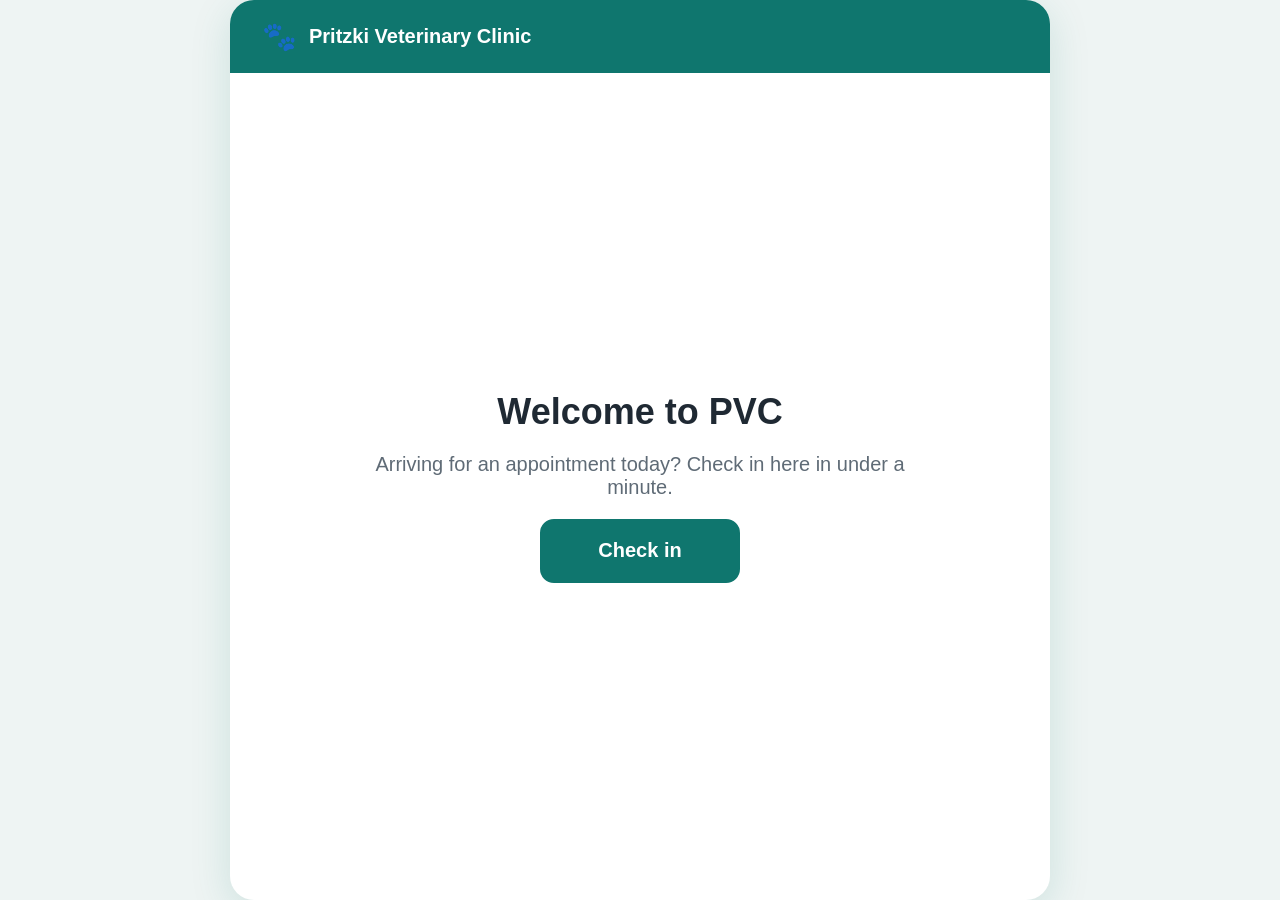
<file: pvc-kiosk-prototype/index.html>
<!DOCTYPE html>
<html lang="en">
<head>
  <meta charset="UTF-8">
  <meta name="viewport" content="width=device-width, initial-scale=1">
  <title>PVC Check-in Kiosk Prototype</title>
  <link rel="stylesheet" href="styles.css">
</head>
<body>
  <main class="kiosk">
    <header class="brand">
      <span class="brand-mark" aria-hidden="true">&#128062;</span>
      <span>Pritzki Veterinary Clinic</span>
    </header>

    <!-- 1. Welcome -->
    <section class="screen active" id="welcome">
      <h1>Welcome to PVC</h1>
      <p class="lead">Arriving for an appointment today? Check in here in under a minute.</p>
      <button class="btn primary" data-goto="phone">Check in</button>
    </section>

    <!-- 2. Phone lookup -->
    <section class="screen" id="phone">
      <h1>Enter your phone number</h1>
      <p class="lead">Use the number you gave when booking.</p>
      <div class="phone-display" id="phone-display" aria-live="polite"></div>
      <div class="keypad" role="group" aria-label="Number keypad">
        <button class="key" data-key="1">1</button>
        <button class="key" data-key="2">2</button>
        <button class="key" data-key="3">3</button>
        <button class="key" data-key="4">4</button>
        <button class="key" data-key="5">5</button>
        <button class="key" data-key="6">6</button>
        <button class="key" data-key="7">7</button>
        <button class="key" data-key="8">8</button>
        <button class="key" data-key="9">9</button>
        <button class="key util" data-key="clear">Clear</button>
        <button class="key" data-key="0">0</button>
        <button class="key util" data-key="back" aria-label="Delete last digit">&#9003;</button>
      </div>
      <div class="actions">
        <button class="btn secondary" data-goto="welcome">Back</button>
        <button class="btn primary" id="lookup" disabled>Find my appointment</button>
      </div>
      <p class="demo-hint">
        Prototype numbers:
        <code>07700 900101</code> (Bella, 10:30) &middot;
        <code>07700 900102</code> (Milo, 11:00) &middot;
        <code>07700 900103</code> (no appointment today) &middot;
        any other number (not found)
      </p>
    </section>

    <!-- 3. Confirm pet and time -->
    <section class="screen" id="confirm">
      <h1>Hello, <span id="c-owner"></span></h1>
      <p class="lead">Is this the right appointment?</p>
      <dl class="card">
        <div><dt>Pet</dt><dd id="c-pet"></dd></div>
        <div><dt>Time today</dt><dd id="c-time"></dd></div>
        <div><dt>Reason</dt><dd id="c-reason"></dd></div>
      </dl>
      <div class="actions">
        <button class="btn secondary" data-goto="phone">No, go back</button>
        <button class="btn primary" data-goto="instructions">Yes, that's right</button>
      </div>
    </section>

    <!-- 4. Pre-appointment instructions -->
    <section class="screen" id="instructions">
      <h1>You're checked in</h1>
      <p class="lead">Before you see the vet for <strong id="i-pet"></strong>:</p>
      <ul class="steps">
        <li>Please take a seat in the waiting area.</li>
        <li>Keep your pet on a lead or in a carrier at all times.</li>
        <li>Keep dogs and cats apart from other animals.</li>
        <li>A team member will call <strong id="i-pet-2"></strong>'s name shortly.</li>
      </ul>
      <button class="btn primary" data-goto="done">Done</button>
    </section>

    <!-- 5. Complete -->
    <section class="screen" id="done">
      <div class="tick" aria-hidden="true">&#10003;</div>
      <h1>Thank you</h1>
      <p class="lead">We've let the team know you're here for your <span id="d-time"></span> appointment.</p>
      <button class="btn secondary" data-goto="welcome">Start over (prototype)</button>
    </section>

    <!-- Exception: no appointment / not found -->
    <section class="screen" id="reception">
      <div class="notice" aria-hidden="true">&#128075;</div>
      <h1>Please speak to reception</h1>
      <p class="lead">We couldn't find an appointment booked for today with that number. Our team will be happy to help.</p>
      <div class="actions">
        <button class="btn secondary" data-goto="phone">Try another number</button>
        <button class="btn primary" data-goto="welcome">Finish</button>
      </div>
    </section>
  </main>

  <script src="script.js"></script>
</body>
</html>
</file>
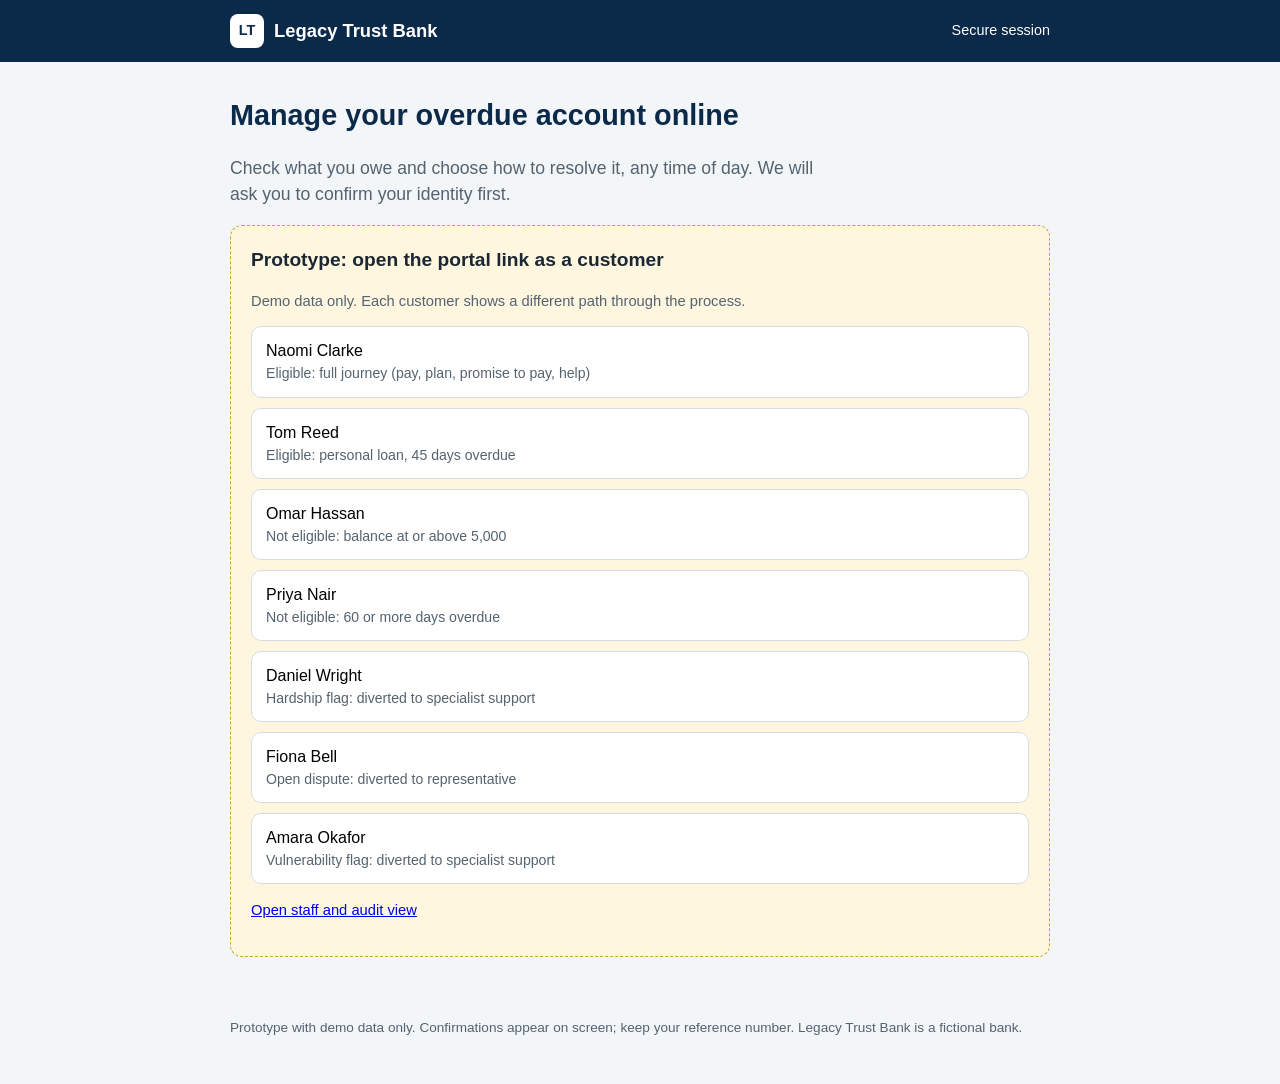
<file: submissions/smart-recovery-portal-prototype/static/index.html>
<!DOCTYPE html>
<html lang="en-GB">
<head>
  <meta charset="UTF-8">
  <meta name="viewport" content="width=device-width, initial-scale=1">
  <title>Legacy Trust Bank | Smart-Recovery</title>
  <link rel="stylesheet" href="styles.css">
</head>
<body>
  <header class="site-header">
    <div class="wrap header-row">
      <div class="brand"><span class="brand-mark" aria-hidden="true">LT</span> Legacy Trust Bank</div>
      <div class="header-tools">
        <span class="secure">Secure session</span>
        <button id="signout" class="btn link" hidden>Sign out</button>
      </div>
    </div>
  </header>

  <nav class="wrap steps" aria-label="Progress" id="steps" hidden>
    <ol>
      <li data-step="0">Verify identity</li>
      <li data-step="1">Account overview</li>
      <li data-step="2">Choose an option</li>
      <li data-step="3">Confirmation</li>
    </ol>
  </nav>

  <main class="wrap" id="main">
    <div id="alert" class="alert" role="alert" hidden></div>

    <!--
      Screen 1: Landing page
      Stories: KAN-22 (eligibility decided before arrival)
      Data: customer name and demo scenario (demo aid only; real customers arrive by link)
      Rule: link must be valid; no account data shown
      Next: Identity verification, or Access locked if the account is locked
    -->
    <section class="screen" id="s-start" aria-labelledby="h-start">
      <h1 id="h-start" tabindex="-1">Manage your overdue account online</h1>
      <p class="lead">Check what you owe and choose how to resolve it, any time of day. We will ask you to confirm your identity first.</p>
      <div class="panel demo">
        <h2>Prototype: open the portal link as a customer</h2>
        <p class="muted">Demo data only. Each customer shows a different path through the process.</p>
        <ul class="customers" id="customer-list"></ul>
        <p class="muted"><a href="staff.html" target="_blank" rel="noopener">Open staff and audit view</a></p>
      </div>
    </section>

    <!--
      Screen 2: Identity verification
      Stories: KAN-11, KAN-26 (every attempt audited)
      Data: date of birth, post code, last 4 card digits (no account data shown)
      Rule: all three must match; error never says which field was wrong; standard is pending Compliance sign-off
      Next: hardship check then Account summary, a support screen, or Access locked after 3 failures
    -->
    <section class="screen" id="s-verify" aria-labelledby="h-verify" hidden>
      <h1 id="h-verify" tabindex="-1">Confirm your identity</h1>
      <p class="lead">For your security, we need three details before we show any account information.</p>
      <form id="verify-form" class="panel" novalidate>
        <label>Date of birth<input type="date" id="v-dob" required autocomplete="off"></label>
        <label>Post code<input type="text" id="v-postcode" required autocomplete="off" maxlength="8"></label>
        <label>Last 4 digits of your registered payment card
          <input type="text" id="v-last4" required inputmode="numeric" pattern="[0-9]{4}" maxlength="4" autocomplete="off"></label>
        <button class="btn primary" type="submit">Continue</button>
      </form>
      <p class="panel demo muted" id="verify-hint"></p>
    </section>

    <!--
      Screen 3: Access locked
      Stories: KAN-14, KAN-23
      Data: support number, time access reopens
      Rule: 3 consecutive failed verifications lock access for 60 minutes; lock is audited
      Next: end of journey; case goes to the representative queue
    -->
    <section class="screen" id="s-locked" aria-labelledby="h-locked" hidden>
      <h1 id="h-locked" tabindex="-1">Access is temporarily locked</h1>
      <p class="lead">To protect your account, online access is locked for 60 minutes after 3 unsuccessful attempts.</p>
      <div class="panel notice">
        <p>Call us on <strong class="support-number"></strong> and a team member will help you right away.</p>
        <p class="muted" id="lock-until"></p>
      </div>
    </section>

    <!--
      Screen 4: Specialist support (hardship or vulnerability flag)
      Stories: KAN-16, KAN-23
      Data: specialist contact message and support number only
      Rule: runs after verification; all payment options are suppressed for flagged accounts
      Next: end of journey; sign out
    -->
    <section class="screen" id="s-specialist" aria-labelledby="h-specialist" hidden>
      <h1 id="h-specialist" tabindex="-1">We would like to help you personally</h1>
      <div class="panel notice">
        <p>Your account requires personal support. Contact a specialist team member on <strong class="support-number"></strong>.</p>
      </div>
      <button class="btn secondary" data-action="signout">Sign out</button>
    </section>

    <!--
      Screen 5: Routed to representative (unsupported case)
      Stories: KAN-22, KAN-23
      Data: support number only
      Rule: shown when the account has an open dispute or failed triage (balance 5,000 or more, or 60+ days overdue)
      Next: end of journey; sign out
    -->
    <section class="screen" id="s-rep" aria-labelledby="h-rep" hidden>
      <h1 id="h-rep" tabindex="-1">Please speak to our team</h1>
      <div class="panel notice">
        <p>We can't show options for this account online. A team member will help you on <strong class="support-number"></strong>.</p>
      </div>
      <button class="btn secondary" data-action="signout">Sign out</button>
    </section>

    <!--
      Screen 6: Account summary and choose next action
      Stories: KAN-12 (options lead to KAN-20, KAN-18, KAN-19, KAN-21)
      Data: overdue balance, product, days overdue, total balance, status, active plan or promise
      Rule: read live from the database; plan and promise hidden while one is active; pay hidden at zero balance
      Next: Pay in full, Repayment plan, Promise to pay, or Hardship/dispute request
    -->
    <section class="screen" id="s-dashboard" aria-labelledby="h-dashboard" hidden>
      <h1 id="h-dashboard" tabindex="-1">Hello, <span id="d-name"></span></h1>
      <div class="panel balance">
        <div>
          <p class="muted">Overdue balance</p>
          <p class="amount" id="d-overdue"></p>
        </div>
        <dl class="facts">
          <div><dt>Product</dt><dd id="d-product"></dd></div>
          <div><dt>Days overdue</dt><dd id="d-days"></dd></div>
          <div><dt>Total balance</dt><dd id="d-total"></dd></div>
          <div><dt>Status</dt><dd id="d-status"></dd></div>
        </dl>
      </div>
      <div class="panel" id="d-current" hidden></div>
      <h2>How would you like to resolve this?</h2>
      <div class="options" id="d-options">
        <button class="option" data-go="s-pay" id="opt-pay"><strong>Pay in full</strong><span>Pay your overdue balance now by card</span></button>
        <button class="option" data-go="s-plan" id="opt-plan"><strong>Set up a repayment plan</strong><span>Spread it over 3, 6 or 12 months</span></button>
        <button class="option" data-go="s-ptp" id="opt-ptp"><strong>Promise to pay later</strong><span>Choose a date up to 30 days ahead</span></button>
        <button class="option" data-go="s-help" id="opt-help"><strong>Hardship or dispute</strong><span>Ask for help from a specialist</span></button>
      </div>
    </section>

    <!--
      Screen 7: Pay in full
      Stories: KAN-20, KAN-25, KAN-26
      Data: full overdue amount (not editable), card details (never stored)
      Rule: full balance only; card is validated; decline or gateway error leaves the balance unchanged and allows retry
      Next: Confirmation, or stay here with an error message
    -->
    <section class="screen" id="s-pay" aria-labelledby="h-pay" hidden>
      <h1 id="h-pay" tabindex="-1">Pay your overdue balance in full</h1>
      <form id="pay-form" class="panel" novalidate>
        <p>Amount to pay: <strong class="amount-sm" id="pay-amount"></strong></p>
        <div class="card-fields"></div>
        <div class="actions">
          <button type="button" class="btn secondary" data-go="s-dashboard">Back</button>
          <button class="btn primary" type="submit">Submit payment</button>
        </div>
      </form>
    </section>

    <!--
      Screen 8: Repayment plan
      Stories: KAN-18, KAN-20 (first instalment), KAN-25
      Data: plan length, monthly amount, total repayable, schedule, card details (never stored)
      Rule: 3, 6 or 12 months only; equal instalments; no plan is recorded if the first payment fails
      Next: Confirmation
    -->
    <section class="screen" id="s-plan" aria-labelledby="h-plan" hidden>
      <h1 id="h-plan" tabindex="-1">Choose a repayment plan</h1>
      <form id="plan-form" class="panel" novalidate>
        <fieldset>
          <legend>Plan length</legend>
          <div class="choices">
            <label class="choice"><input type="radio" name="months" value="3"> 3 months</label>
            <label class="choice"><input type="radio" name="months" value="6"> 6 months</label>
            <label class="choice"><input type="radio" name="months" value="12"> 12 months</label>
          </div>
        </fieldset>
        <div id="plan-preview" hidden>
          <p>Equal monthly payments of about <strong id="plan-instalment"></strong>. Total repayable: <strong id="plan-total"></strong>.</p>
          <ol class="schedule" id="plan-schedule"></ol>
          <p class="muted">Your first instalment is taken now by card. Later instalments are due on the dates shown.</p>
          <div class="card-fields"></div>
        </div>
        <div class="actions">
          <button type="button" class="btn secondary" data-go="s-dashboard">Back</button>
          <button class="btn primary" type="submit" id="plan-submit" disabled>Confirm plan and pay first instalment</button>
        </div>
      </form>
    </section>

    <!--
      Screen 9: Promise to pay
      Stories: KAN-19, KAN-25, KAN-29 (checked when the date arrives)
      Data: promise date, promise amount
      Rule: date from tomorrow to 30 days ahead; amount above 0 and no more than the overdue balance; stored with UTC timestamp
      Next: Confirmation
    -->
    <section class="screen" id="s-ptp" aria-labelledby="h-ptp" hidden>
      <h1 id="h-ptp" tabindex="-1">Promise to pay</h1>
      <form id="ptp-form" class="panel" novalidate>
        <label>Date you will pay<input type="date" id="ptp-date" required></label>
        <label>Amount you will pay (GBP)<input type="number" id="ptp-amount" step="0.01" min="0.01" required></label>
        <p class="muted">Choose a date from tomorrow up to 30 days ahead.</p>
        <div class="actions">
          <button type="button" class="btn secondary" data-go="s-dashboard">Back</button>
          <button class="btn primary" type="submit">Confirm promise</button>
        </div>
      </form>
    </section>

    <!--
      Screen 10: Hardship or dispute request
      Stories: KAN-21, KAN-23, KAN-25, KAN-26
      Data: request type and three answers (answers go to the specialist queue, not the audit log)
      Rule: all three answers required; flags the account and ends self-service
      Next: Confirmation (no return to Account summary)
    -->
    <section class="screen" id="s-help" aria-labelledby="h-help" hidden>
      <h1 id="h-help" tabindex="-1">Ask for specialist help</h1>
      <form id="help-form" class="panel" novalidate>
        <fieldset>
          <legend>What would you like to tell us about?</legend>
          <div class="choices">
            <label class="choice"><input type="radio" name="type" value="hardship" checked> Financial hardship</label>
            <label class="choice"><input type="radio" name="type" value="dispute"> Dispute my balance</label>
          </div>
        </fieldset>
        <label><span id="q1-label"></span><input type="text" id="q1" maxlength="500" required></label>
        <label><span id="q2-label"></span><input type="text" id="q2" maxlength="500" required></label>
        <label><span id="q3-label"></span><textarea id="q3" maxlength="500" rows="3" required></textarea></label>
        <p class="muted">Online options will stop for this account and a specialist will contact you.</p>
        <div class="actions">
          <button type="button" class="btn secondary" data-go="s-dashboard">Back</button>
          <button class="btn primary" type="submit">Submit</button>
        </div>
      </form>
    </section>

    <!--
      Screen 11: Confirmation or next steps (on-screen receipt)
      Stories: KAN-20, KAN-18, KAN-19, KAN-21
      Data: reference number, amount, card last 4, dates, remaining balance
      Rule: shown only after the database write succeeds; no email is sent
      Next: Account summary (not after a hardship/dispute request), or sign out
    -->
    <section class="screen" id="s-receipt" aria-labelledby="h-receipt" hidden>
      <div class="tick" aria-hidden="true">&#10003;</div>
      <h1 id="h-receipt" tabindex="-1"></h1>
      <div class="panel">
        <dl class="facts" id="receipt-facts"></dl>
        <p class="muted" id="receipt-note"></p>
      </div>
      <div class="actions">
        <button class="btn primary" id="receipt-dashboard" data-go="s-dashboard">Back to my account</button>
        <button class="btn secondary" data-action="signout">Sign out</button>
      </div>
    </section>

    <!--
      Screen 12: Session ended
      Stories: KAN-15
      Data: none
      Rule: session clears after 5 minutes without activity; the 4-minute warning is the modal below
      Next: Landing page
    -->
    <section class="screen" id="s-expired" aria-labelledby="h-expired" hidden>
      <h1 id="h-expired" tabindex="-1">Your session has ended</h1>
      <p class="lead">For your security we signed you out after a period of inactivity. Nothing was changed on your account.</p>
      <button class="btn primary" data-action="restart">Start again</button>
    </section>
  </main>

  <div class="modal" id="timeout-modal" role="alertdialog" aria-modal="true" aria-labelledby="t-title" hidden>
    <div class="modal-box">
      <h2 id="t-title">Are you still there?</h2>
      <p id="t-text" aria-live="assertive"></p>
      <button class="btn primary" id="t-stay">Stay signed in</button>
    </div>
  </div>

  <footer class="wrap site-footer">
    <p>Prototype with demo data only. Confirmations appear on screen; keep your reference number. Legacy Trust Bank is a fictional bank.</p>
  </footer>

  <script src="mock-api.js"></script>
  <script src="app.js"></script>
</body>
</html>
</file>
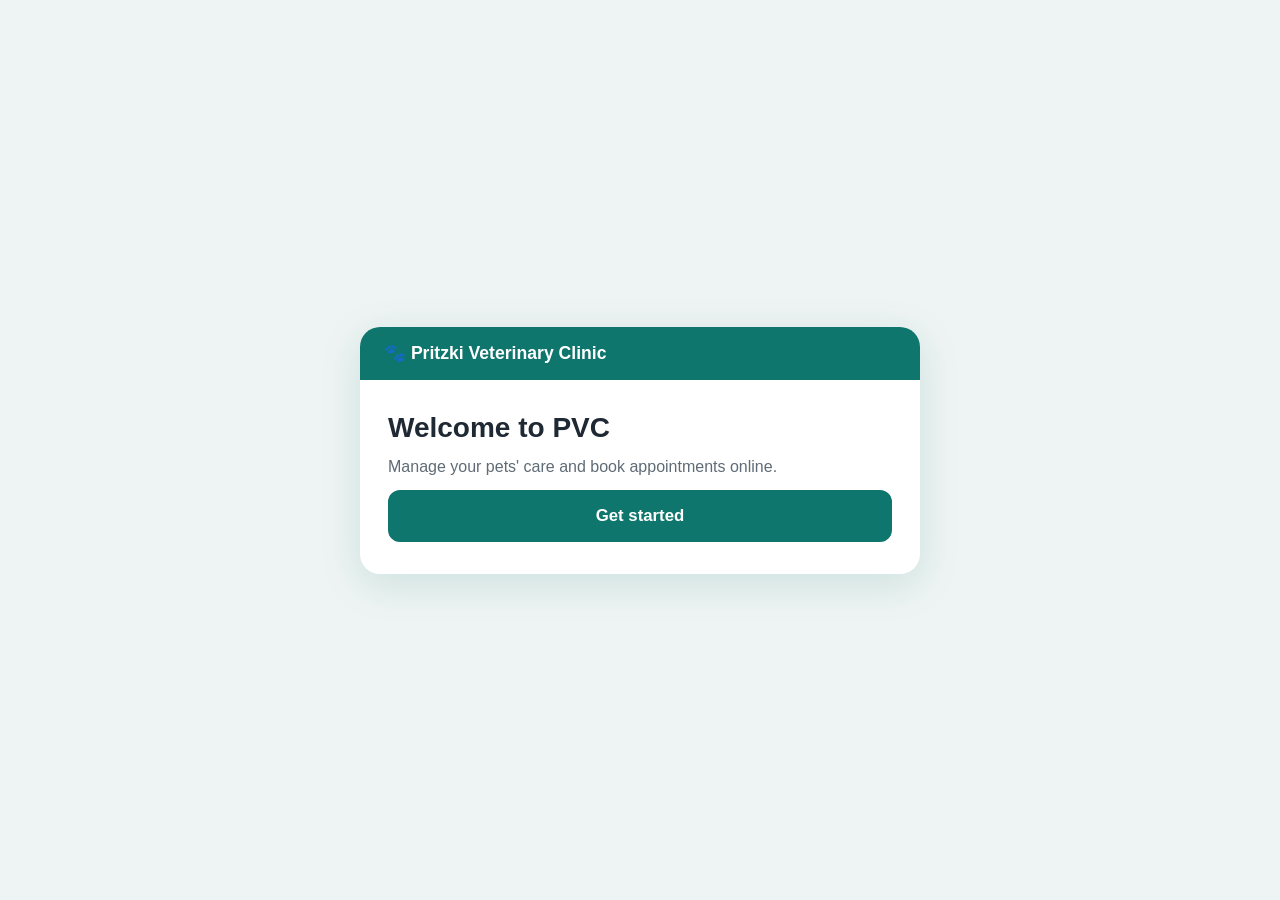
<file: pvc-kiosk-prototype/portal.html>
<!DOCTYPE html>
<html lang="en">
<head>
<meta charset="UTF-8">
<meta name="viewport" content="width=device-width, initial-scale=1">
<title>PVC Client Portal Prototype</title>
<style>
  :root { --teal:#0f766e; --dark:#0b5a54; --bg:#eef4f3; --ink:#1f2933; --muted:#5f6b76; --line:#d3dedc; }
  * { box-sizing:border-box; }
  body { margin:0; min-height:100vh; display:grid; place-items:center; background:var(--bg);
         color:var(--ink); font-family:-apple-system,"Segoe UI",Roboto,Arial,sans-serif; }
  .app { width:min(100%,560px); background:#fff; border-radius:20px; overflow:hidden;
         box-shadow:0 10px 40px rgba(15,118,110,.15); }
  header { background:var(--teal); color:#fff; padding:16px 24px; font-weight:600; font-size:1.1rem; }
  .screen { display:none; flex-direction:column; gap:14px; padding:32px 28px; }
  .screen.active { display:flex; }
  form { display:flex; flex-direction:column; gap:14px; }
  h1 { margin:0; font-size:1.75rem; }
  p { margin:0; color:var(--muted); }
  label { display:flex; flex-direction:column; gap:6px; font-weight:600; font-size:.95rem; }
  input, select { padding:12px; border:2px solid var(--line); border-radius:10px; font-size:1rem; }
  .btn { padding:14px 20px; border-radius:12px; border:2px solid var(--teal); font-size:1.05rem;
         font-weight:600; cursor:pointer; background:var(--teal); color:#fff; }
  .btn:hover { background:var(--dark); }
  .btn.secondary { background:#fff; color:var(--teal); }
  .btn.secondary:hover { background:var(--bg); }
  .link { background:none; border:0; color:var(--teal); text-decoration:underline; cursor:pointer;
          font-size:.95rem; padding:4px; align-self:flex-start; }
  .msg { display:none; padding:12px 14px; border-radius:10px; background:#e6f6f3; color:var(--dark); }
  .msg.show { display:block; }
  .card { border:2px solid var(--line); border-radius:14px; padding:16px; }
  .msg.error { background:#fdecea; color:#9b1c1c; }
  .demo { font-size:.85rem; background:#fff9e6; border:1px dashed #c9a227; border-radius:10px; padding:8px 12px; }
  .appts { list-style:none; margin:10px 0 0; padding:0; display:flex; flex-direction:column; gap:10px; }
  .appts li { background:var(--bg); border-radius:10px; padding:12px; }
  .appts li span { display:block; color:var(--muted); font-size:.9rem; }
</style>
</head>
<body>
<div class="app">
  <header>&#128062; Pritzki Veterinary Clinic</header>

  <!-- 1. Welcome -->
  <section class="screen active" id="welcome">
    <h1>Welcome to PVC</h1>
    <p>Manage your pets' care and book appointments online.</p>
    <button class="btn" data-goto="access">Get started</button>
  </section>

  <!-- 2. Register / Log in / Forgot password -->
  <section class="screen" id="access">
    <h1>Your PVC account</h1>
    <p>Choose an option to continue.</p>
    <button class="btn" data-goto="login">Log in</button>
    <button class="btn secondary" data-goto="register">Register</button>
    <button class="link" data-goto="forgot">Forgot your password?</button>
  </section>

  <!-- Log in -->
  <section class="screen" id="login">
    <h1>Log in</h1>
    <form id="login-form">
      <label>Email <input type="email" id="login-email" required placeholder="you@example.com"></label>
      <label>Password <input type="password" id="login-password" required></label>
      <button class="btn" type="submit">Log in</button>
    </form>
    <div class="msg error" id="login-msg"></div>
    <p class="demo">Prototype login: <code>veronifer@example.com</code> / <code>Password1!</code></p>
    <button class="link" data-goto="forgot">Forgot your password?</button>
    <button class="link" data-goto="access">Back</button>
  </section>

  <!-- Register -->
  <section class="screen" id="register">
    <h1>Register</h1>
    <form id="register-form">
      <label>Full name <input id="reg-name" required></label>
      <label>Email <input type="email" id="reg-email" required></label>
      <label>Phone number <input type="tel" required></label>
      <label>Password <input type="password" id="reg-password" required minlength="8"></label>
      <button class="btn" type="submit">Create account</button>
    </form>
    <div class="msg error" id="register-msg"></div>
    <button class="link" data-goto="access">Back</button>
  </section>

  <!-- Forgot password -->
  <section class="screen" id="forgot">
    <h1>Reset your password</h1>
    <p>Enter your email and we'll send you a reset link.</p>
    <form id="forgot-form">
      <label>Email <input type="email" id="forgot-email" required></label>
      <button class="btn" type="submit">Send reset email</button>
    </form>
    <div class="msg" id="forgot-msg"></div>
    <button class="link" data-goto="login">Back to log in</button>
  </section>

  <!-- 3. Account home -->
  <section class="screen" id="home">
    <h1 id="home-title">My account</h1>
    <div class="msg" id="home-msg"></div>
    <div class="card">
      <strong>Upcoming appointments</strong>
      <ul class="appts" id="appt-list"></ul>
    </div>
    <button class="btn" data-goto="booking">Book an appointment</button>
    <button class="btn secondary" id="logout">Log out</button>
  </section>

  <!-- 4. Appointment booking -->
  <section class="screen" id="booking">
    <h1>Book an appointment</h1>
    <form id="booking-form">
      <label>Pet name <input id="b-pet" required></label>
      <label>Reason
        <select id="b-reason" required>
          <option value="">Select...</option>
          <option>Check-up</option><option>Vaccination</option>
          <option>Dental</option><option>Other</option>
        </select>
      </label>
      <label>Doctor
        <select id="b-doctor" required>
          <option value="">Select...</option>
        </select>
      </label>
      <label>Date <input type="date" id="b-date" required></label>
      <label>Time
        <select id="b-time" required disabled>
          <option value="">Choose a doctor and date first</option>
        </select>
      </label>
      <div class="msg" id="avail-msg"></div>
      <button class="btn" type="submit">Confirm booking</button>
    </form>
    <button class="link" data-goto="home">Back to my account</button>
  </section>
</div>

<script>
  function show(id) {
    document.querySelectorAll(".app > .screen").forEach(s => s.classList.toggle("active", s.id === id));
    document.querySelectorAll(".msg").forEach(m => m.classList.remove("show"));
  }
  document.addEventListener("click", e => {
    const t = e.target.closest("[data-goto]");
    if (t) show(t.dataset.goto);
  });
  // Prototype-only accounts held in memory; real credentials must never live in client code.
  const users = {
    "veronifer@example.com": {
      name: "Veronifer", password: "Password1!",
      appointments: [{ pet: "Bella", reason: "Vaccination", doctor: "Dr. Okafor", date: "2026-10-14", time: "10:30" }]
    }
  };
  let current = null;

  // Working weekdays (0 = Sunday) and slots per doctor; prototype data only.
  const doctors = {
    "Dr. Okafor":    { days: [1, 3, 5], times: ["09:00", "10:30", "14:00", "16:00"] },
    "Dr. Lindqvist": { days: [2, 4],    times: ["09:30", "11:00", "13:30", "15:00"] },
    "Dr. Rahman":    { days: [1, 2, 3, 4, 5], times: ["08:30", "12:00", "15:30"] }
  };

  const $ = id => document.getElementById(id);
  function flash(id, text) { const m = $(id); m.textContent = text; m.classList.add("show"); }

  function fmtDate(d) {
    return new Date(d + "T00:00").toLocaleDateString("en-GB", { weekday: "long", day: "numeric", month: "long", year: "numeric" });
  }

  function renderHome() {
    $("home-title").textContent = "Hello, " + current.name;
    const list = $("appt-list");
    list.innerHTML = "";
    const today = new Date().toISOString().slice(0, 10);
    const upcoming = current.appointments
      .filter(a => a.date >= today)
      .sort((a, b) => (a.date + a.time).localeCompare(b.date + b.time));
    if (!upcoming.length) {
      const li = document.createElement("li");
      li.textContent = "No upcoming appointments.";
      list.appendChild(li);
    }
    upcoming.forEach(a => {
      const li = document.createElement("li");
      const title = document.createElement("strong");
      title.textContent = a.pet + " - " + a.reason;
      const when = document.createElement("span");
      when.textContent = a.doctor + " | " + fmtDate(a.date) + " at " + a.time;
      li.append(title, when);
      list.appendChild(li);
    });
  }

  $("login-form").addEventListener("submit", e => {
    e.preventDefault();
    const user = users[$("login-email").value.trim().toLowerCase()];
    if (!user || user.password !== $("login-password").value) {
      return flash("login-msg", "Incorrect email or password.");
    }
    current = user;
    e.target.reset();
    renderHome();
    show("home");
  });

  $("register-form").addEventListener("submit", e => {
    e.preventDefault();
    const email = $("reg-email").value.trim().toLowerCase();
    if (users[email]) return flash("register-msg", "An account with that email already exists.");
    current = { name: $("reg-name").value.trim().split(" ")[0], password: $("reg-password").value, appointments: [] };
    users[email] = current;
    e.target.reset();
    renderHome();
    show("home");
  });

  $("logout").addEventListener("click", () => { current = null; show("welcome"); });

  // Past dates would be hidden from the upcoming list.
  $("b-date").min = new Date().toISOString().slice(0, 10);

  Object.keys(doctors).forEach(name => $("b-doctor").add(new Option(name, name)));

  function isBooked(doctor, date, time) {
    return Object.values(users).some(u =>
      u.appointments.some(a => a.doctor === doctor && a.date === date && a.time === time));
  }

  function updateAvailability() {
    const doctor = $("b-doctor").value, date = $("b-date").value;
    const timeSel = $("b-time");
    timeSel.length = 0;
    $("avail-msg").classList.remove("show");
    timeSel.disabled = true;
    if (!doctor || !date) return timeSel.add(new Option("Choose a doctor and date first", ""));

    const d = doctors[doctor];
    const weekday = new Date(date + "T00:00").getDay();
    const free = d.days.includes(weekday) ? d.times.filter(t => !isBooked(doctor, date, t)) : [];
    if (!free.length) {
      timeSel.add(new Option("No availability", ""));
      const dayNames = ["Sun", "Mon", "Tue", "Wed", "Thu", "Fri", "Sat"];
      return flash("avail-msg", doctor + " has no free slots on that date. Works: " +
        d.days.map(n => dayNames[n]).join(", ") + ".");
    }
    timeSel.add(new Option("Select a time...", ""));
    free.forEach(t => timeSel.add(new Option(t, t)));
    timeSel.disabled = false;
  }
  $("b-doctor").addEventListener("change", updateAvailability);
  $("b-date").addEventListener("change", updateAvailability);

  document.getElementById("forgot-form").addEventListener("submit", e => {
    e.preventDefault();
    const m = document.getElementById("forgot-msg");
    // Generic wording avoids revealing whether the email is registered.
    m.textContent = "If " + document.getElementById("forgot-email").value +
                    " has an account, a reset link has been sent.";
    m.classList.add("show");
  });
  document.getElementById("booking-form").addEventListener("submit", e => {
    e.preventDefault();
    current.appointments.push({
      pet: $("b-pet").value.trim(), reason: $("b-reason").value, doctor: $("b-doctor").value,
      date: $("b-date").value, time: $("b-time").value
    });
    e.target.reset();
    updateAvailability();
    renderHome();
    show("home");
    flash("home-msg", "Booking confirmed. A confirmation email is on its way.");
  });
</script>
</body>
</html>
</file>
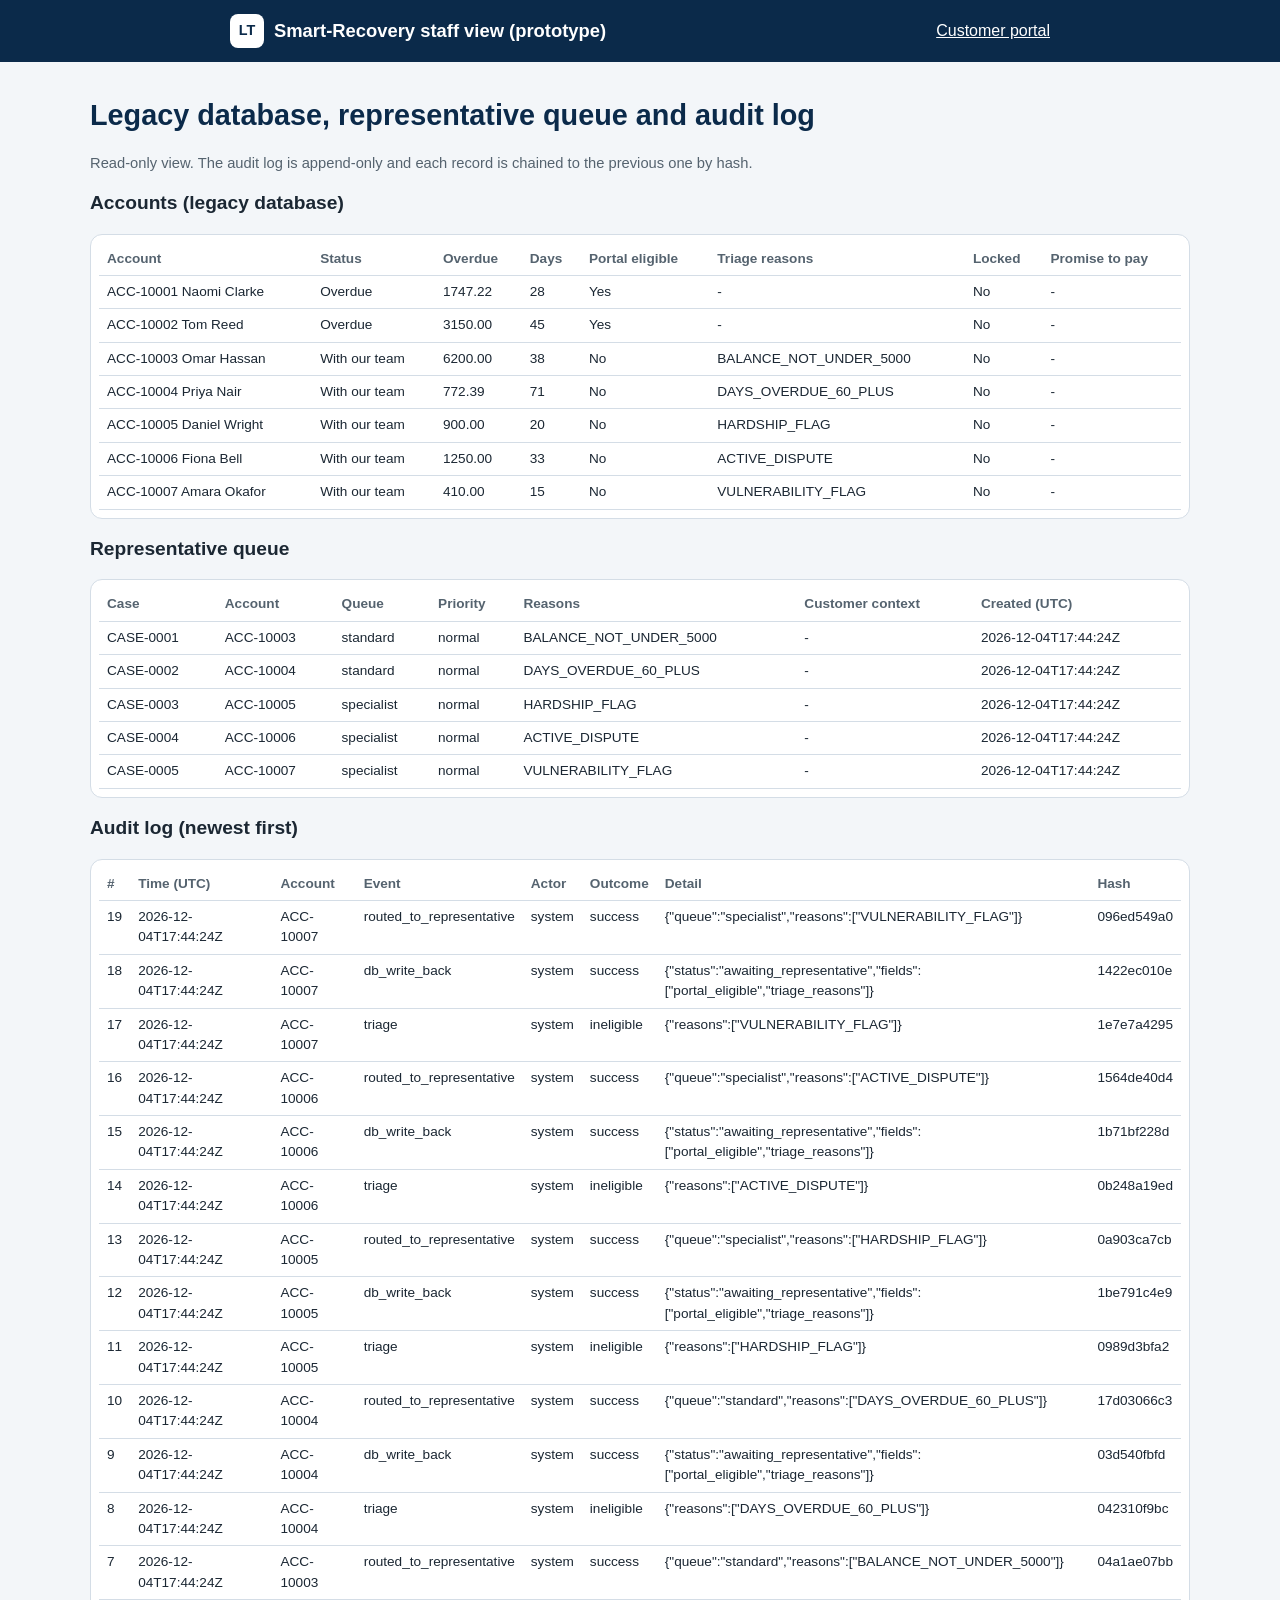
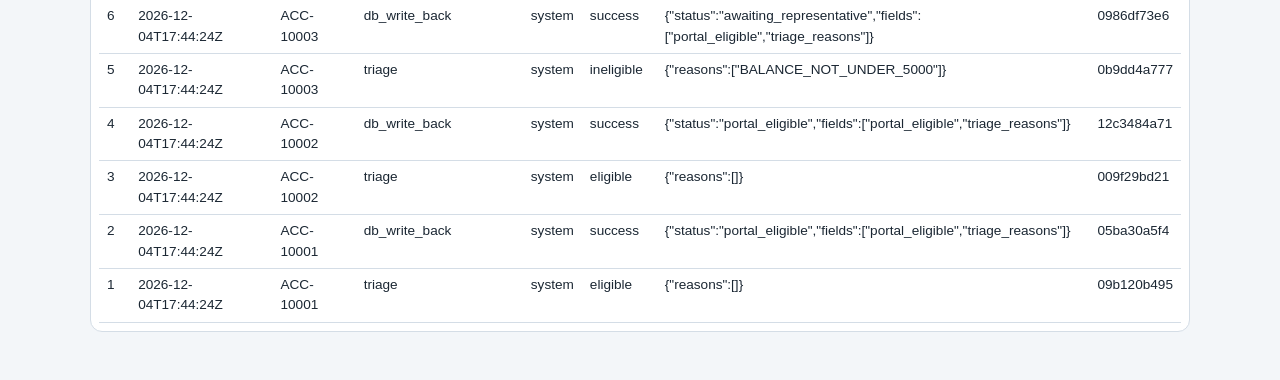
<file: submissions/smart-recovery-portal-prototype/static/staff.html>
<!DOCTYPE html>
<html lang="en-GB">
<head>
  <meta charset="UTF-8">
  <meta name="viewport" content="width=device-width, initial-scale=1">
  <title>Smart-Recovery | Staff and audit view</title>
  <link rel="stylesheet" href="styles.css">
</head>
<body>
  <header class="site-header">
    <div class="wrap header-row">
      <div class="brand"><span class="brand-mark" aria-hidden="true">LT</span> Smart-Recovery staff view (prototype)</div>
      <a class="secure" href="index.html">Customer portal</a>
    </div>
  </header>
  <main class="wrap wide">
    <div id="alert" class="alert" role="alert" hidden></div>
    <h1>Legacy database, representative queue and audit log</h1>
    <p class="muted">Read-only view. The audit log is append-only and each record is chained to the previous one by hash.</p>

    <h2>Accounts (legacy database)</h2>
    <div class="panel table-wrap"><table id="accounts"><thead><tr>
      <th>Account</th><th>Status</th><th>Overdue</th><th>Days</th><th>Portal eligible</th><th>Triage reasons</th><th>Locked</th><th>Promise to pay</th>
    </tr></thead><tbody></tbody></table></div>

    <h2>Representative queue</h2>
    <div class="panel table-wrap"><table id="queue"><thead><tr>
      <th>Case</th><th>Account</th><th>Queue</th><th>Priority</th><th>Reasons</th><th>Customer context</th><th>Created (UTC)</th>
    </tr></thead><tbody></tbody></table></div>

    <h2>Audit log (newest first)</h2>
    <div class="panel table-wrap"><table id="audit"><thead><tr>
      <th>#</th><th>Time (UTC)</th><th>Account</th><th>Event</th><th>Actor</th><th>Outcome</th><th>Detail</th><th>Hash</th>
    </tr></thead><tbody></tbody></table></div>
  </main>
  <script src="mock-api.js"></script>
  <script src="staff.js"></script>
</body>
</html>
</file>
<file: pvc-kiosk-prototype/styles.css>
:root {
  --teal: #0f766e;
  --teal-dark: #0b5a54;
  --ink: #1f2933;
  --muted: #5f6b76;
  --bg: #eef4f3;
  --card: #ffffff;
  --line: #d3dedc;
}

* { box-sizing: border-box; }

body {
  margin: 0;
  min-height: 100vh;
  display: grid;
  place-items: center;
  background: var(--bg);
  color: var(--ink);
  font-family: -apple-system, "Segoe UI", Roboto, Helvetica, Arial, sans-serif;
}

.kiosk {
  width: min(100%, 820px);
  min-height: min(100vh, 900px);
  background: var(--card);
  border-radius: 24px;
  box-shadow: 0 10px 40px rgba(15, 118, 110, 0.15);
  display: flex;
  flex-direction: column;
  overflow: hidden;
}

.brand {
  display: flex;
  align-items: center;
  gap: 12px;
  padding: 20px 32px;
  background: var(--teal);
  color: #fff;
  font-size: 1.25rem;
  font-weight: 600;
}

.brand-mark { font-size: 1.75rem; }

.screen {
  display: none;
  flex: 1;
  flex-direction: column;
  align-items: center;
  justify-content: center;
  gap: 20px;
  padding: 32px;
  text-align: center;
}

.screen.active { display: flex; }

h1 { margin: 0; font-size: 2.25rem; }

.lead {
  margin: 0;
  max-width: 560px;
  font-size: 1.25rem;
  color: var(--muted);
}

.btn {
  min-width: 200px;
  min-height: 64px;
  padding: 0 28px;
  border-radius: 14px;
  border: 2px solid var(--teal);
  font-size: 1.25rem;
  font-weight: 600;
  cursor: pointer;
}

.btn.primary { background: var(--teal); color: #fff; }
.btn.primary:hover:not(:disabled) { background: var(--teal-dark); }
.btn.secondary { background: #fff; color: var(--teal); }
.btn.secondary:hover { background: var(--bg); }
.btn:disabled { opacity: 0.4; cursor: not-allowed; }
.btn:focus-visible, .key:focus-visible { outline: 4px solid #f59e0b; outline-offset: 2px; }

.actions { display: flex; flex-wrap: wrap; gap: 16px; justify-content: center; }

.phone-display {
  min-width: 360px;
  min-height: 72px;
  padding: 12px 24px;
  border: 2px solid var(--line);
  border-radius: 14px;
  background: var(--bg);
  font-size: 2rem;
  letter-spacing: 0.08em;
  font-variant-numeric: tabular-nums;
}

.phone-display:empty::before { content: "07xxx xxxxxx"; color: #9aa7b0; }

.keypad {
  display: grid;
  grid-template-columns: repeat(3, 88px);
  gap: 12px;
}

.key {
  height: 72px;
  border: 2px solid var(--line);
  border-radius: 14px;
  background: #fff;
  font-size: 1.75rem;
  cursor: pointer;
}

.key:hover { background: var(--bg); }
.key:active { background: #d9ebe8; }
.key.util { font-size: 1.1rem; color: var(--muted); }

.card {
  width: min(100%, 520px);
  margin: 0;
  padding: 8px 24px;
  border: 2px solid var(--line);
  border-radius: 16px;
  text-align: left;
}

.card div {
  display: flex;
  justify-content: space-between;
  gap: 16px;
  padding: 16px 0;
  border-bottom: 1px solid var(--line);
}

.card div:last-child { border-bottom: 0; }
.card dt { color: var(--muted); font-size: 1.1rem; }
.card dd { margin: 0; font-size: 1.5rem; font-weight: 600; }

.steps {
  width: min(100%, 560px);
  margin: 0;
  padding: 0;
  list-style: none;
  text-align: left;
  font-size: 1.25rem;
}

.steps li {
  padding: 14px 16px 14px 52px;
  margin-bottom: 10px;
  position: relative;
  background: var(--bg);
  border-radius: 12px;
}

.steps li::before {
  content: "\2713";
  position: absolute;
  left: 16px;
  color: var(--teal);
  font-weight: 700;
}

.tick, .notice { font-size: 4rem; }
.tick { color: var(--teal); }

.demo-hint {
  max-width: 600px;
  margin: 8px 0 0;
  padding: 10px 14px;
  border: 1px dashed #c9a227;
  border-radius: 10px;
  background: #fff9e6;
  color: #6b5a12;
  font-size: 0.85rem;
}

@media (max-width: 600px) {
  h1 { font-size: 1.75rem; }
  .phone-display { min-width: 0; width: 100%; font-size: 1.5rem; }
  .brand { padding: 16px 20px; }
}
</file>
<file: submissions/smart-recovery-portal-prototype/static/styles.css>
:root {
  --navy: #0b2a4a;
  --blue: #14558f;
  --blue-dark: #0e3f6b;
  --bg: #f3f6f9;
  --ink: #1b2733;
  --muted: #55636f;
  --line: #d4dde6;
  --ok: #1d6b3a;
  --warn-bg: #fff6e0;
  --err-bg: #fdecea;
  --err: #9b1c1c;
}
* { box-sizing: border-box; }
[hidden] { display: none !important; }
body { margin: 0; background: var(--bg); color: var(--ink); font: 16px/1.5 -apple-system, "Segoe UI", Roboto, Arial, sans-serif; }
.wrap { width: min(100% - 32px, 820px); margin: 0 auto; }
.site-header { background: var(--navy); color: #fff; }
.header-row { display: flex; align-items: center; justify-content: space-between; padding: 14px 0; }
.brand { font-weight: 700; font-size: 1.15rem; display: flex; align-items: center; gap: 10px; }
.brand-mark { display: inline-grid; place-items: center; width: 34px; height: 34px; border-radius: 8px; background: #fff; color: var(--navy); font-size: .9rem; }
.header-tools { display: flex; align-items: center; gap: 16px; font-size: .9rem; }
.header-tools .btn.link { color: #fff; }
.steps ol { display: flex; gap: 6px; list-style: none; margin: 18px auto 0; padding: 0; }
.steps li { flex: 1; padding: 8px 6px; border-top: 4px solid var(--line); font-size: .8rem; color: var(--muted); }
.steps li.done { border-color: var(--ok); color: var(--ink); }
.steps li.current { border-color: var(--blue); color: var(--ink); font-weight: 700; }
main { padding: 24px 0 32px; }
h1 { font-size: 1.8rem; margin: 8px 0 12px; color: var(--navy); }
h1:focus { outline: none; }
h2 { font-size: 1.2rem; margin: 0 0 8px; }
.lead { font-size: 1.1rem; color: var(--muted); max-width: 60ch; }
.muted { color: var(--muted); font-size: .92rem; }
.panel { background: #fff; border: 1px solid var(--line); border-radius: 12px; padding: 20px; margin: 16px 0; }
.panel.demo { background: var(--warn-bg); border: 1px dashed #c9a227; }
.panel.notice { border-left: 6px solid var(--blue); }
form { display: flex; flex-direction: column; gap: 14px; }
label, legend { font-weight: 600; display: flex; flex-direction: column; gap: 6px; }
fieldset { border: 0; padding: 0; margin: 0; }
input, textarea { padding: 12px; border: 2px solid #8a98a6; border-radius: 8px; font: inherit; }
input:focus-visible, textarea:focus-visible, .btn:focus-visible, .option:focus-visible, a:focus-visible, .customer-btn:focus-visible {
  outline: 3px solid #f59e0b; outline-offset: 2px; }
.btn { padding: 12px 22px; border-radius: 10px; border: 2px solid var(--blue); font: inherit; font-weight: 600; cursor: pointer; background: #fff; color: var(--blue); }
.btn.primary { background: var(--blue); color: #fff; }
.btn.primary:hover:not(:disabled) { background: var(--blue-dark); }
.btn.secondary:hover { background: var(--bg); }
.btn.link { border: 0; background: none; text-decoration: underline; padding: 4px; }
.btn:disabled { opacity: .5; cursor: not-allowed; }
.actions { display: flex; flex-wrap: wrap; gap: 12px; margin-top: 8px; }
.alert { padding: 12px 16px; border-radius: 10px; background: var(--err-bg); color: var(--err); border: 1px solid #e5a8a3; margin-bottom: 8px; }
.alert.info { background: #e8f1fa; color: var(--navy); border-color: #b6cde4; }
.customers { list-style: none; margin: 12px 0; padding: 0; display: grid; gap: 10px; }
.customer-btn { width: 100%; text-align: left; padding: 12px 14px; background: #fff; border: 1px solid var(--line); border-radius: 10px; cursor: pointer; font: inherit; }
.customer-btn:hover { border-color: var(--blue); }
.customer-btn span { display: block; color: var(--muted); font-size: .88rem; }
.balance { display: flex; flex-wrap: wrap; gap: 24px; justify-content: space-between; align-items: center; }
.amount { font-size: 2.6rem; font-weight: 700; margin: 0; color: var(--navy); }
.amount-sm { font-size: 1.4rem; }
.facts { display: grid; grid-template-columns: repeat(2, minmax(140px, 1fr)); gap: 12px 24px; margin: 0; }
.facts div { display: flex; flex-direction: column; }
.facts dt { color: var(--muted); font-size: .85rem; }
.facts dd { margin: 0; font-weight: 600; overflow-wrap: anywhere; }
.options { display: grid; grid-template-columns: repeat(auto-fit, minmax(240px, 1fr)); gap: 12px; }
.option { text-align: left; background: #fff; border: 2px solid var(--line); border-radius: 12px; padding: 16px; cursor: pointer; font: inherit; display: flex; flex-direction: column; gap: 4px; }
.option span { color: var(--muted); font-size: .92rem; }
.option:hover:not(:disabled) { border-color: var(--blue); }
.option:disabled { opacity: .5; cursor: not-allowed; }
.choices { display: flex; flex-wrap: wrap; gap: 10px; margin-top: 8px; }
.choice { flex-direction: row; align-items: center; gap: 8px; border: 2px solid var(--line); border-radius: 10px; padding: 10px 14px; cursor: pointer; font-weight: 600; }
.choice input { width: 18px; height: 18px; }
.schedule { padding-left: 20px; margin: 8px 0; }
.card-fields { display: grid; grid-template-columns: 1fr 1fr; gap: 14px; }
.card-fields label:nth-child(1), .card-fields label:nth-child(2) { grid-column: 1 / -1; }
.demo-card { grid-column: 1 / -1; font-size: .85rem; color: #6b5a12; background: var(--warn-bg); border: 1px dashed #c9a227; border-radius: 8px; padding: 8px 10px; }
.tick { width: 56px; height: 56px; border-radius: 50%; background: var(--ok); color: #fff; display: grid; place-items: center; font-size: 1.8rem; }
.modal { position: fixed; inset: 0; background: rgba(11, 42, 74, .65); display: grid; place-items: center; z-index: 10; }
.modal-box { background: #fff; border-radius: 14px; padding: 24px; width: min(92vw, 420px); }
.site-footer { padding: 0 0 32px; color: var(--muted); font-size: .85rem; }
.secure { color: #fff; }
.wrap.wide { width: min(100% - 32px, 1100px); }
.table-wrap { overflow-x: auto; padding: 8px; }
table { border-collapse: collapse; width: 100%; font-size: .85rem; }
th, td { text-align: left; padding: 6px 8px; border-bottom: 1px solid var(--line); vertical-align: top; }
th { color: var(--muted); font-weight: 600; white-space: nowrap; }
td .btn { font-size: .8rem; padding: 4px 8px; }
@media (max-width: 600px) {
  h1 { font-size: 1.5rem; }
  .amount { font-size: 2.1rem; }
  .steps li { font-size: .68rem; }
  .card-fields { grid-template-columns: 1fr; }
}
</file>
